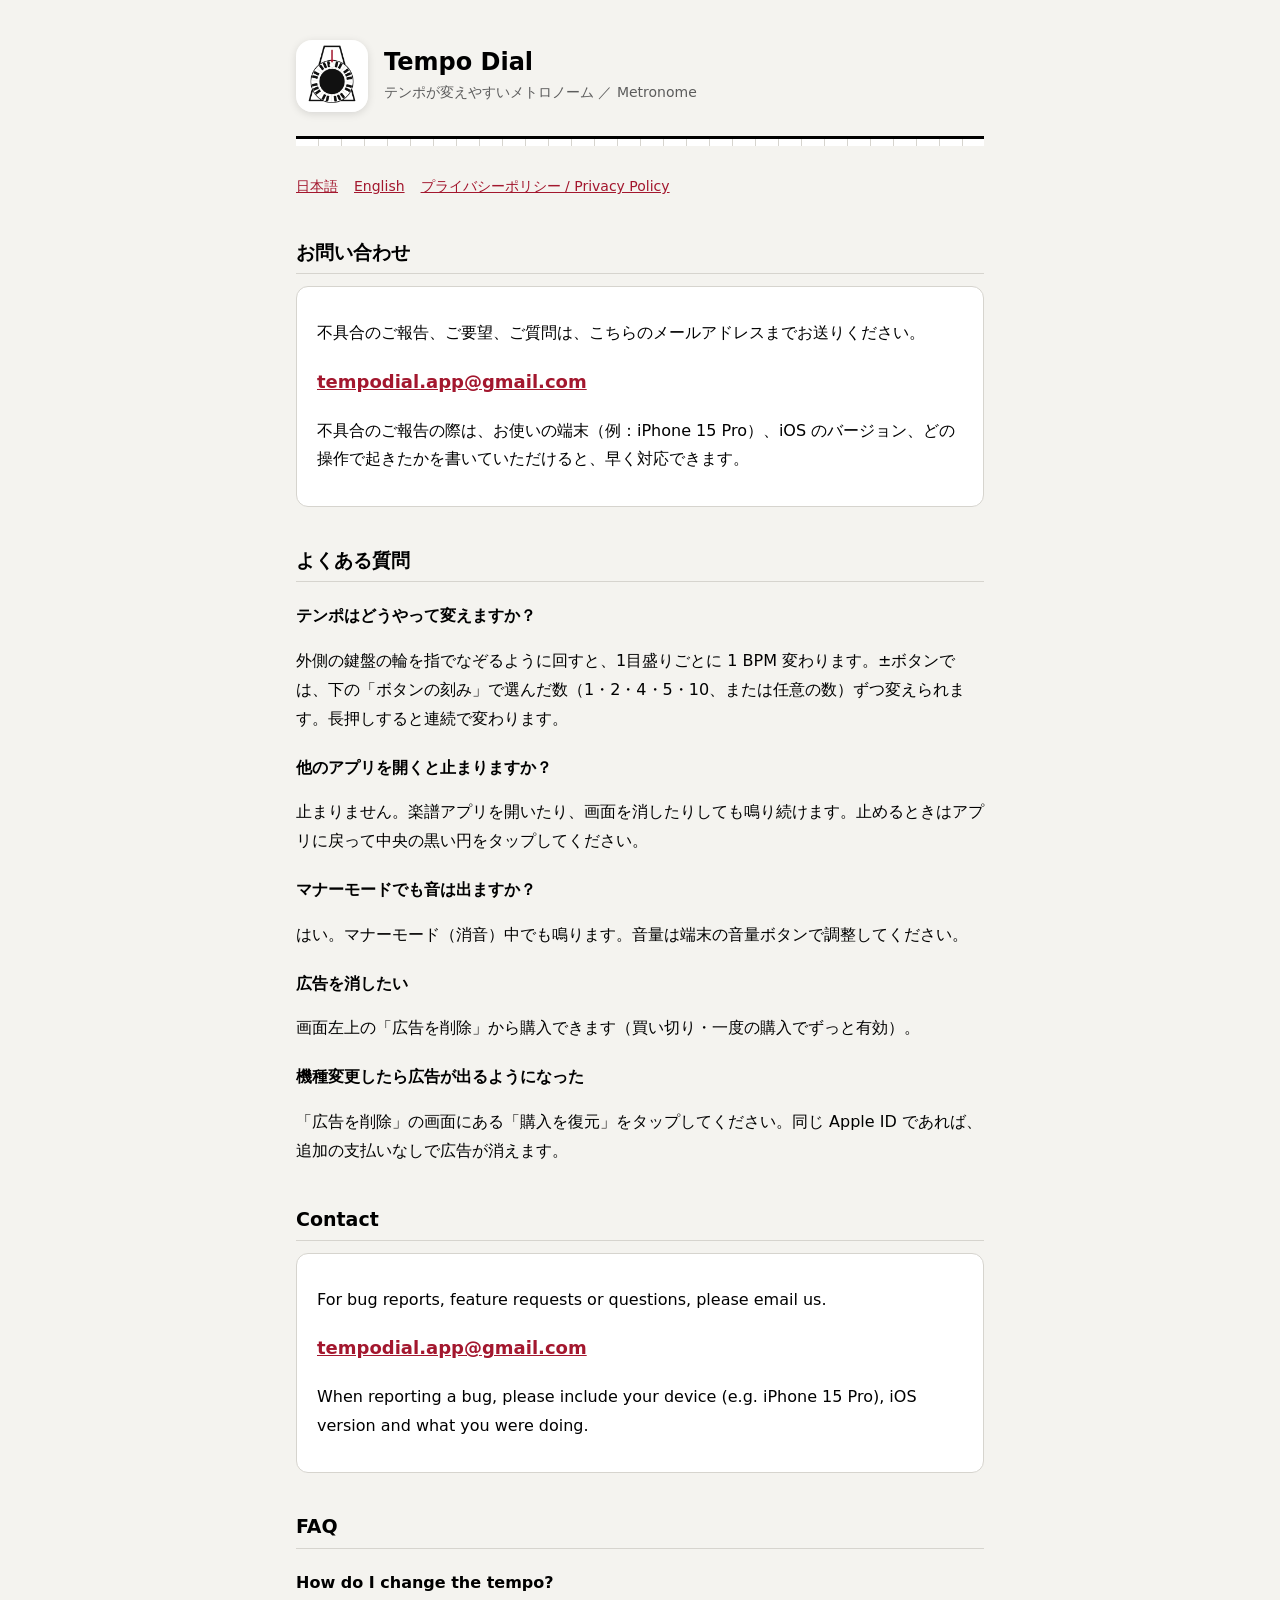
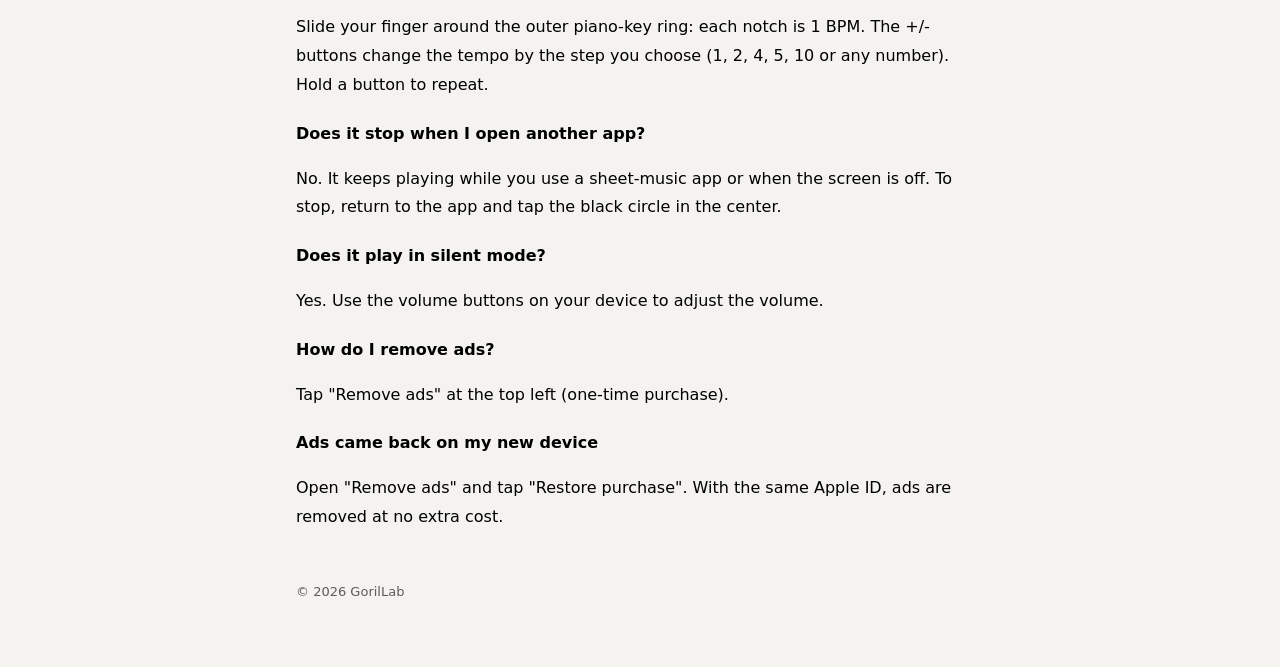
<file: index.html>
<!doctype html>
<html lang="ja">
<head>
<meta charset="utf-8">
<meta name="viewport" content="width=device-width, initial-scale=1">
<title>Tempo Dial サポート</title>
<meta name="description" content="Tempo Dial（テンポが変えやすいメトロノーム）のサポートページ">
<link rel="stylesheet" href="style.css">
</head>
<body>
<div class="wrap">
  <header>
    <img src="icon.png" alt="Tempo Dial のアイコン">
    <div>
      <h1>Tempo Dial</h1>
      <p>テンポが変えやすいメトロノーム ／ Metronome</p>
    </div>
  </header>
  <div class="keys" aria-hidden="true"></div>
  <nav><a href="#ja">日本語</a><a href="#en">English</a><a href="privacy.html">プライバシーポリシー / Privacy Policy</a></nav>

  <section id="ja">
    <h2>お問い合わせ</h2>
    <div class="card">
      <p>不具合のご報告、ご要望、ご質問は、こちらのメールアドレスまでお送りください。</p>
      <p class="mail"><a href="mailto:tempodial.app@gmail.com">tempodial.app@gmail.com</a></p>
      <p>不具合のご報告の際は、お使いの端末（例：iPhone 15 Pro）、iOS のバージョン、どの操作で起きたかを書いていただけると、早く対応できます。</p>
    </div>

    <h2>よくある質問</h2>
    <h3>テンポはどうやって変えますか？</h3>
    <p>外側の鍵盤の輪を指でなぞるように回すと、1目盛りごとに 1 BPM 変わります。±ボタンでは、下の「ボタンの刻み」で選んだ数（1・2・4・5・10、または任意の数）ずつ変えられます。長押しすると連続で変わります。</p>
    <h3>他のアプリを開くと止まりますか？</h3>
    <p>止まりません。楽譜アプリを開いたり、画面を消したりしても鳴り続けます。止めるときはアプリに戻って中央の黒い円をタップしてください。</p>
    <h3>マナーモードでも音は出ますか？</h3>
    <p>はい。マナーモード（消音）中でも鳴ります。音量は端末の音量ボタンで調整してください。</p>
    <h3>広告を消したい</h3>
    <p>画面左上の「広告を削除」から購入できます（買い切り・一度の購入でずっと有効）。</p>
    <h3>機種変更したら広告が出るようになった</h3>
    <p>「広告を削除」の画面にある「購入を復元」をタップしてください。同じ Apple ID であれば、追加の支払いなしで広告が消えます。</p>
  </section>

  <section id="en">
    <h2>Contact</h2>
    <div class="card">
      <p>For bug reports, feature requests or questions, please email us.</p>
      <p class="mail"><a href="mailto:tempodial.app@gmail.com">tempodial.app@gmail.com</a></p>
      <p>When reporting a bug, please include your device (e.g. iPhone 15 Pro), iOS version and what you were doing.</p>
    </div>

    <h2>FAQ</h2>
    <h3>How do I change the tempo?</h3>
    <p>Slide your finger around the outer piano-key ring: each notch is 1 BPM. The +/- buttons change the tempo by the step you choose (1, 2, 4, 5, 10 or any number). Hold a button to repeat.</p>
    <h3>Does it stop when I open another app?</h3>
    <p>No. It keeps playing while you use a sheet-music app or when the screen is off. To stop, return to the app and tap the black circle in the center.</p>
    <h3>Does it play in silent mode?</h3>
    <p>Yes. Use the volume buttons on your device to adjust the volume.</p>
    <h3>How do I remove ads?</h3>
    <p>Tap "Remove ads" at the top left (one-time purchase).</p>
    <h3>Ads came back on my new device</h3>
    <p>Open "Remove ads" and tap "Restore purchase". With the same Apple ID, ads are removed at no extra cost.</p>
  </section>

  <footer>© 2026 GorilLab</footer>
</div>
</body>
</html>
</file>
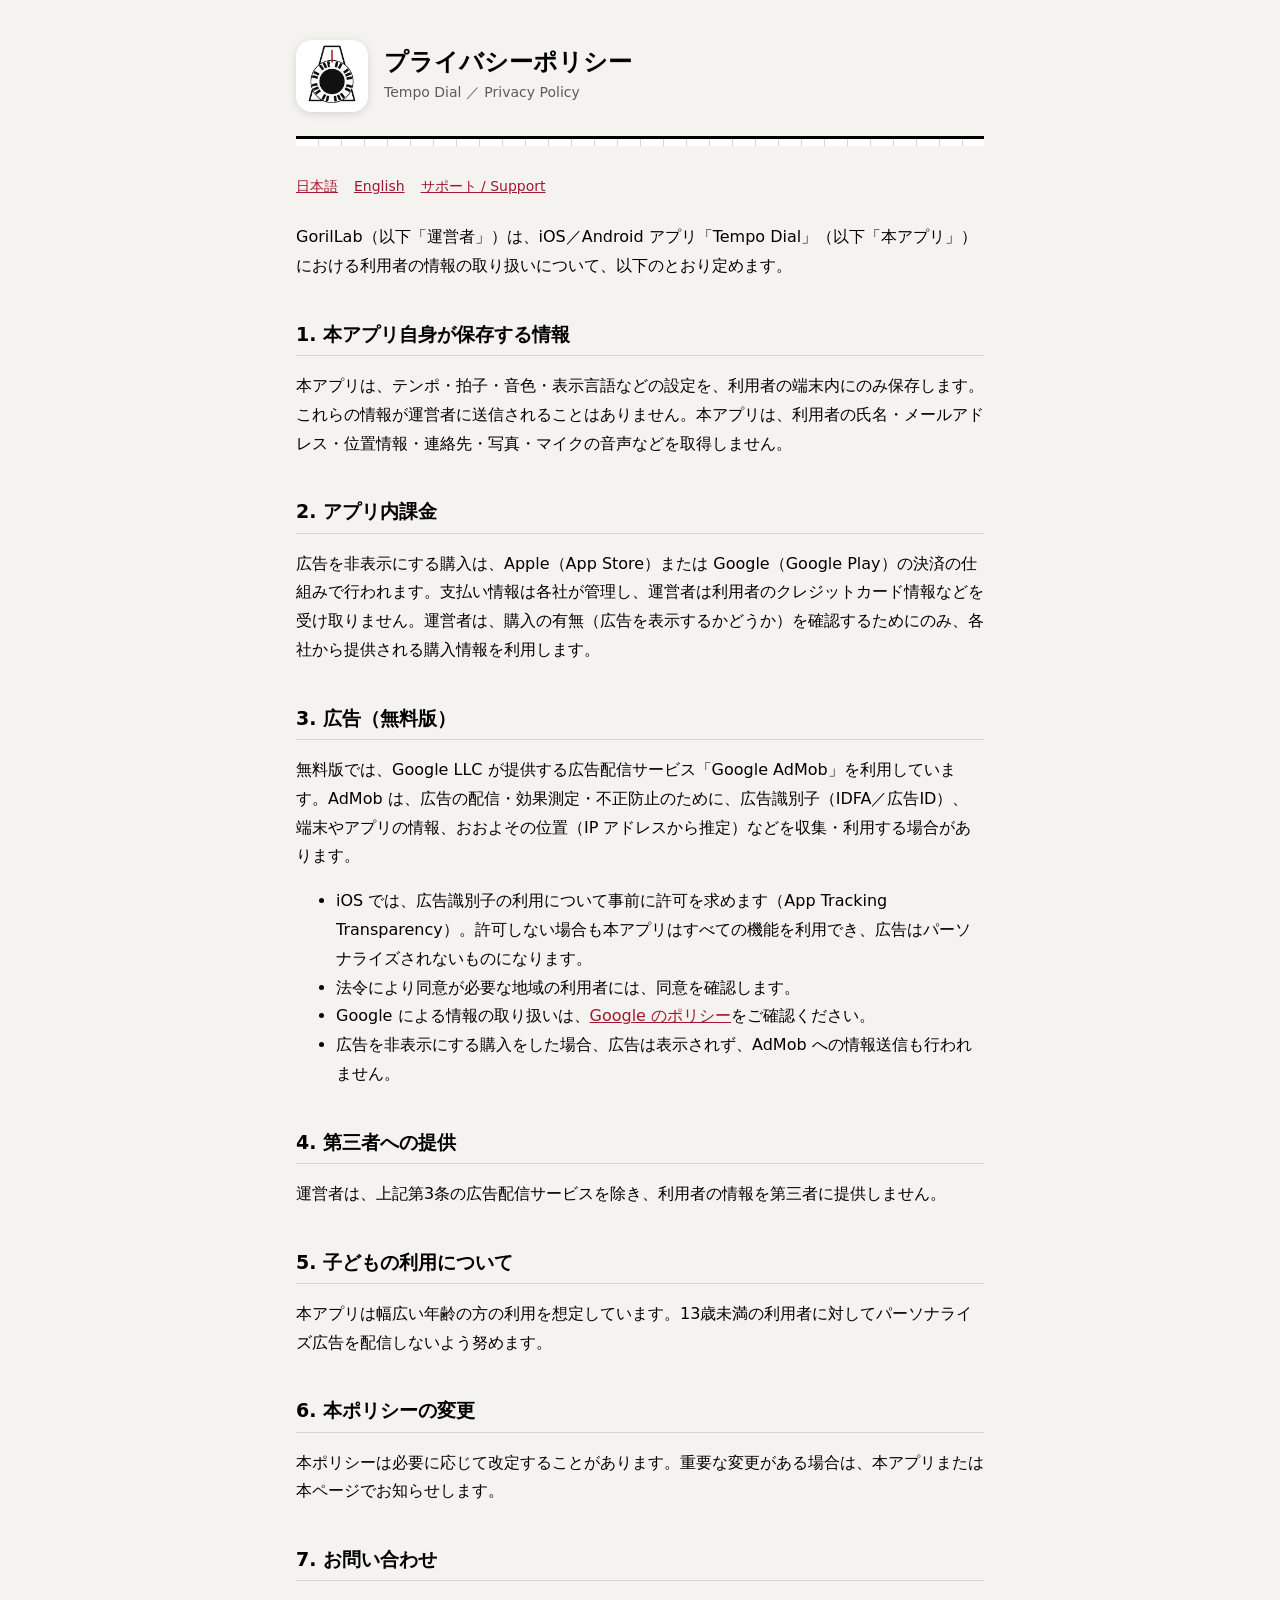
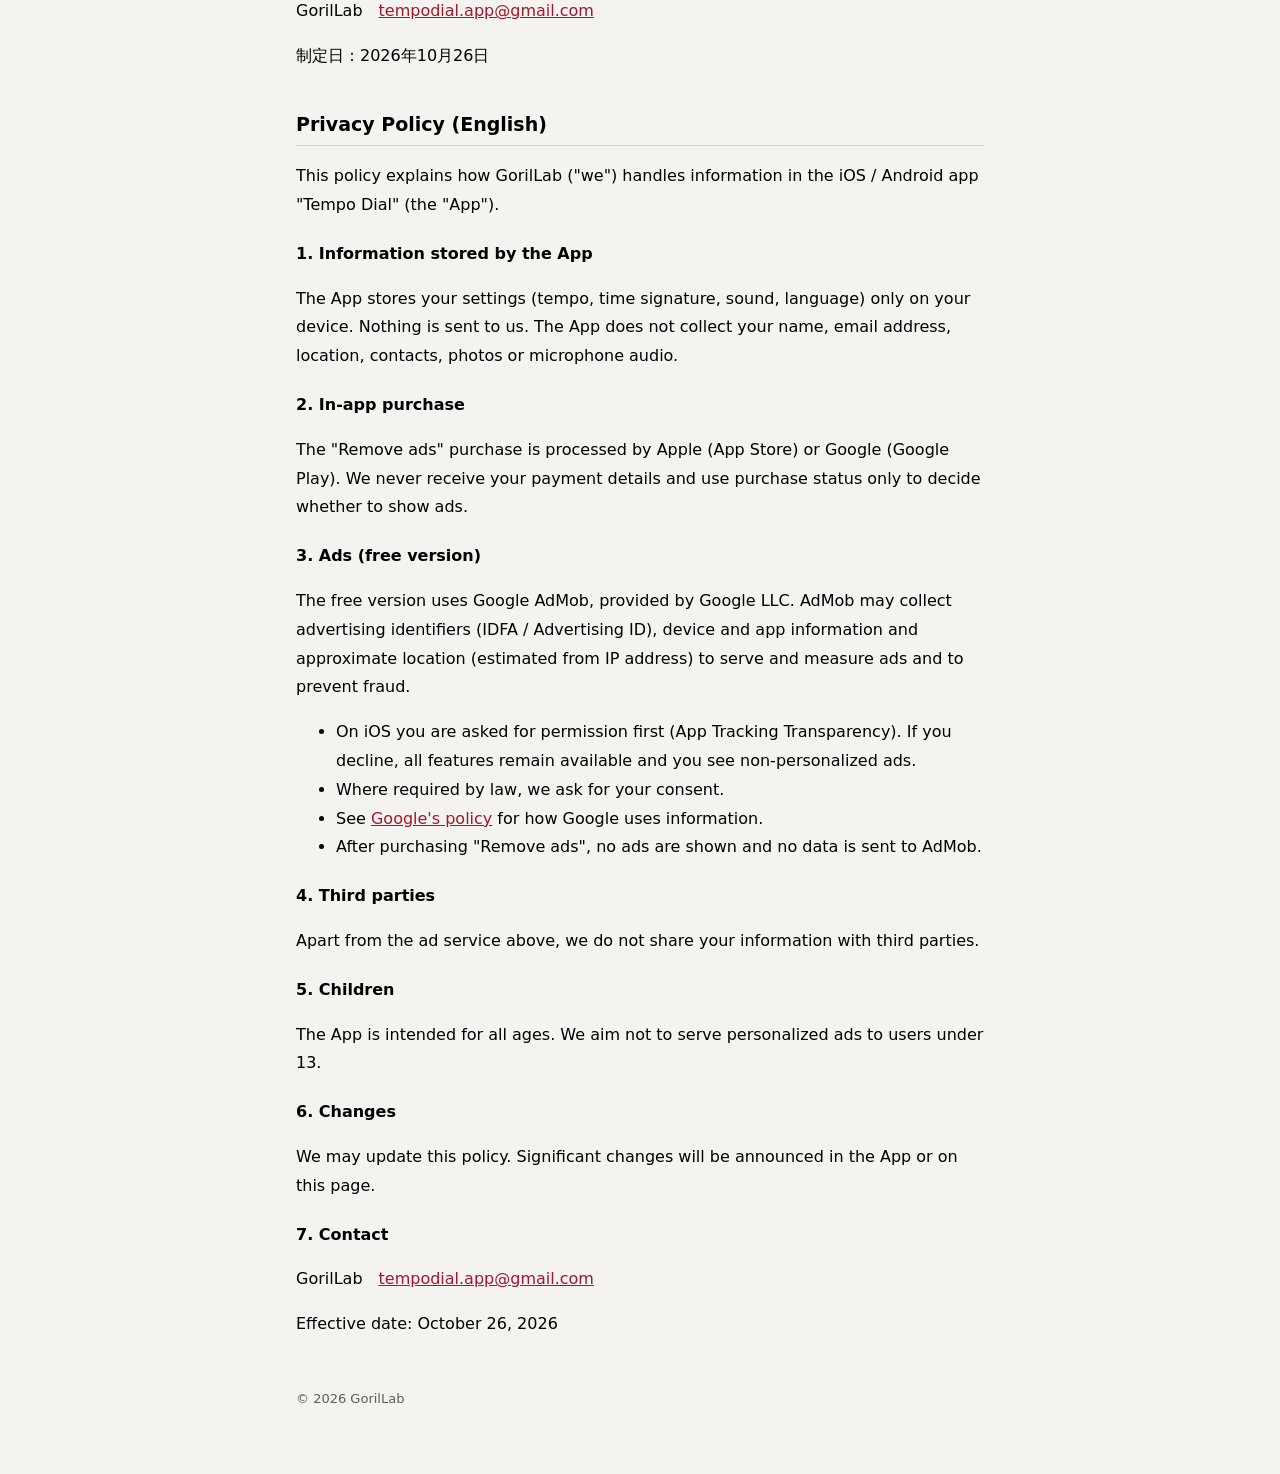
<file: privacy.html>
<!doctype html>
<html lang="ja">
<head>
<meta charset="utf-8">
<meta name="viewport" content="width=device-width, initial-scale=1">
<title>Tempo Dial プライバシーポリシー</title>
<meta name="description" content="Tempo Dial のプライバシーポリシー / Privacy Policy">
<link rel="stylesheet" href="style.css">
</head>
<body>
<div class="wrap">
  <header>
    <img src="icon.png" alt="Tempo Dial のアイコン">
    <div>
      <h1>プライバシーポリシー</h1>
      <p>Tempo Dial ／ Privacy Policy</p>
    </div>
  </header>
  <div class="keys" aria-hidden="true"></div>
  <nav><a href="#ja">日本語</a><a href="#en">English</a><a href="index.html">サポート / Support</a></nav>

  <section id="ja">
    <p>GorilLab（以下「運営者」）は、iOS／Android アプリ「Tempo Dial」（以下「本アプリ」）における利用者の情報の取り扱いについて、以下のとおり定めます。</p>

    <h2>1. 本アプリ自身が保存する情報</h2>
    <p>本アプリは、テンポ・拍子・音色・表示言語などの設定を、利用者の端末内にのみ保存します。これらの情報が運営者に送信されることはありません。本アプリは、利用者の氏名・メールアドレス・位置情報・連絡先・写真・マイクの音声などを取得しません。</p>

    <h2>2. アプリ内課金</h2>
    <p>広告を非表示にする購入は、Apple（App Store）または Google（Google Play）の決済の仕組みで行われます。支払い情報は各社が管理し、運営者は利用者のクレジットカード情報などを受け取りません。運営者は、購入の有無（広告を表示するかどうか）を確認するためにのみ、各社から提供される購入情報を利用します。</p>

    <h2>3. 広告（無料版）</h2>
    <p>無料版では、Google LLC が提供する広告配信サービス「Google AdMob」を利用しています。AdMob は、広告の配信・効果測定・不正防止のために、広告識別子（IDFA／広告ID）、端末やアプリの情報、おおよその位置（IP アドレスから推定）などを収集・利用する場合があります。</p>
    <ul>
      <li>iOS では、広告識別子の利用について事前に許可を求めます（App Tracking Transparency）。許可しない場合も本アプリはすべての機能を利用でき、広告はパーソナライズされないものになります。</li>
      <li>法令により同意が必要な地域の利用者には、同意を確認します。</li>
      <li>Google による情報の取り扱いは、<a href="https://policies.google.com/technologies/partner-sites">Google のポリシー</a>をご確認ください。</li>
      <li>広告を非表示にする購入をした場合、広告は表示されず、AdMob への情報送信も行われません。</li>
    </ul>

    <h2>4. 第三者への提供</h2>
    <p>運営者は、上記第3条の広告配信サービスを除き、利用者の情報を第三者に提供しません。</p>

    <h2>5. 子どもの利用について</h2>
    <p>本アプリは幅広い年齢の方の利用を想定しています。13歳未満の利用者に対してパーソナライズ広告を配信しないよう努めます。</p>

    <h2>6. 本ポリシーの変更</h2>
    <p>本ポリシーは必要に応じて改定することがあります。重要な変更がある場合は、本アプリまたは本ページでお知らせします。</p>

    <h2>7. お問い合わせ</h2>
    <p>GorilLab　<a href="mailto:tempodial.app@gmail.com">tempodial.app@gmail.com</a></p>
    <p>制定日：2026年10月26日</p>
  </section>

  <section id="en">
    <h2>Privacy Policy (English)</h2>
    <p>This policy explains how GorilLab ("we") handles information in the iOS / Android app "Tempo Dial" (the "App").</p>

    <h3>1. Information stored by the App</h3>
    <p>The App stores your settings (tempo, time signature, sound, language) only on your device. Nothing is sent to us. The App does not collect your name, email address, location, contacts, photos or microphone audio.</p>

    <h3>2. In-app purchase</h3>
    <p>The "Remove ads" purchase is processed by Apple (App Store) or Google (Google Play). We never receive your payment details and use purchase status only to decide whether to show ads.</p>

    <h3>3. Ads (free version)</h3>
    <p>The free version uses Google AdMob, provided by Google LLC. AdMob may collect advertising identifiers (IDFA / Advertising ID), device and app information and approximate location (estimated from IP address) to serve and measure ads and to prevent fraud.</p>
    <ul>
      <li>On iOS you are asked for permission first (App Tracking Transparency). If you decline, all features remain available and you see non-personalized ads.</li>
      <li>Where required by law, we ask for your consent.</li>
      <li>See <a href="https://policies.google.com/technologies/partner-sites">Google's policy</a> for how Google uses information.</li>
      <li>After purchasing "Remove ads", no ads are shown and no data is sent to AdMob.</li>
    </ul>

    <h3>4. Third parties</h3>
    <p>Apart from the ad service above, we do not share your information with third parties.</p>

    <h3>5. Children</h3>
    <p>The App is intended for all ages. We aim not to serve personalized ads to users under 13.</p>

    <h3>6. Changes</h3>
    <p>We may update this policy. Significant changes will be announced in the App or on this page.</p>

    <h3>7. Contact</h3>
    <p>GorilLab　<a href="mailto:tempodial.app@gmail.com">tempodial.app@gmail.com</a></p>
    <p>Effective date: October 26, 2026</p>
  </section>

  <footer>© 2026 GorilLab</footer>
</div>
</body>
</html>
</file>
<file: style.css>
:root { --bg:#F4F3EF; --key:#FFFFFF; --ink:#000000; --sub:#5C5C5C; --felt:#A3172E; --edge:#D6D4CE; }
* { box-sizing:border-box; }
body { margin:0; background:var(--bg); color:var(--ink); font-family:"Hiragino Sans","Yu Gothic UI","Meiryo",system-ui,sans-serif; line-height:1.8; }
.wrap { max-width:720px; margin:0 auto; padding:40px 16px 64px; }
header { display:flex; align-items:center; gap:16px; margin-bottom:24px; }
header img { width:72px; height:72px; border-radius:16px; box-shadow:0 2px 8px rgba(0,0,0,.12); }
header h1 { font-size:24px; margin:0; line-height:1.3; }
header p { margin:2px 0 0; color:var(--sub); font-size:14px; }
.keys { height:10px; margin:0 0 28px; background:repeating-linear-gradient(90deg,#fff 0 22px,var(--edge) 22px 23px); border-top:3px solid var(--ink); }
nav { font-size:14px; margin-bottom:24px; }
nav a { margin-right:16px; }
a { color:var(--felt); }
h2 { font-size:19px; margin:36px 0 8px; padding-bottom:4px; border-bottom:1px solid var(--edge); }
h3 { font-size:16px; margin:20px 0 4px; }
.card { background:var(--key); border:1px solid var(--edge); border-radius:12px; padding:16px 20px; margin:12px 0; }
.mail { font-size:18px; font-weight:700; }
footer { margin-top:48px; font-size:13px; color:var(--sub); }
</file>
